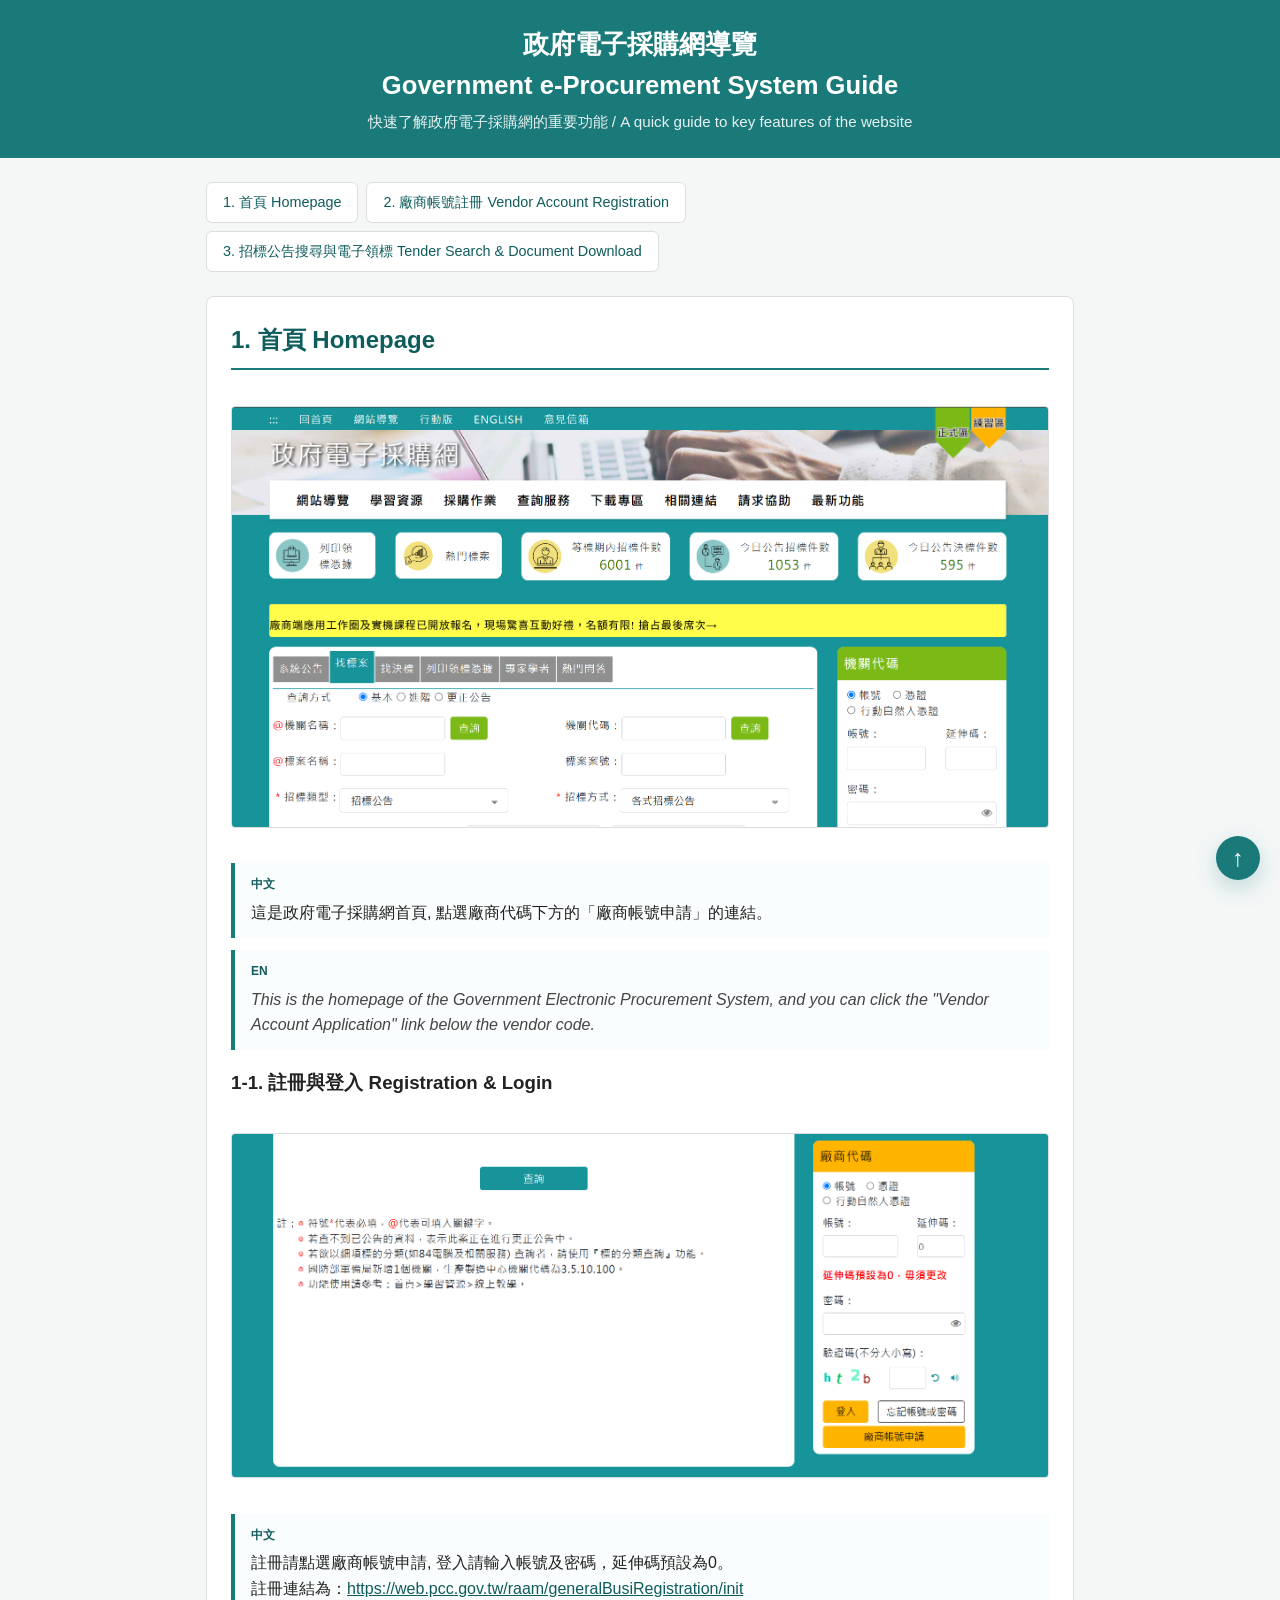
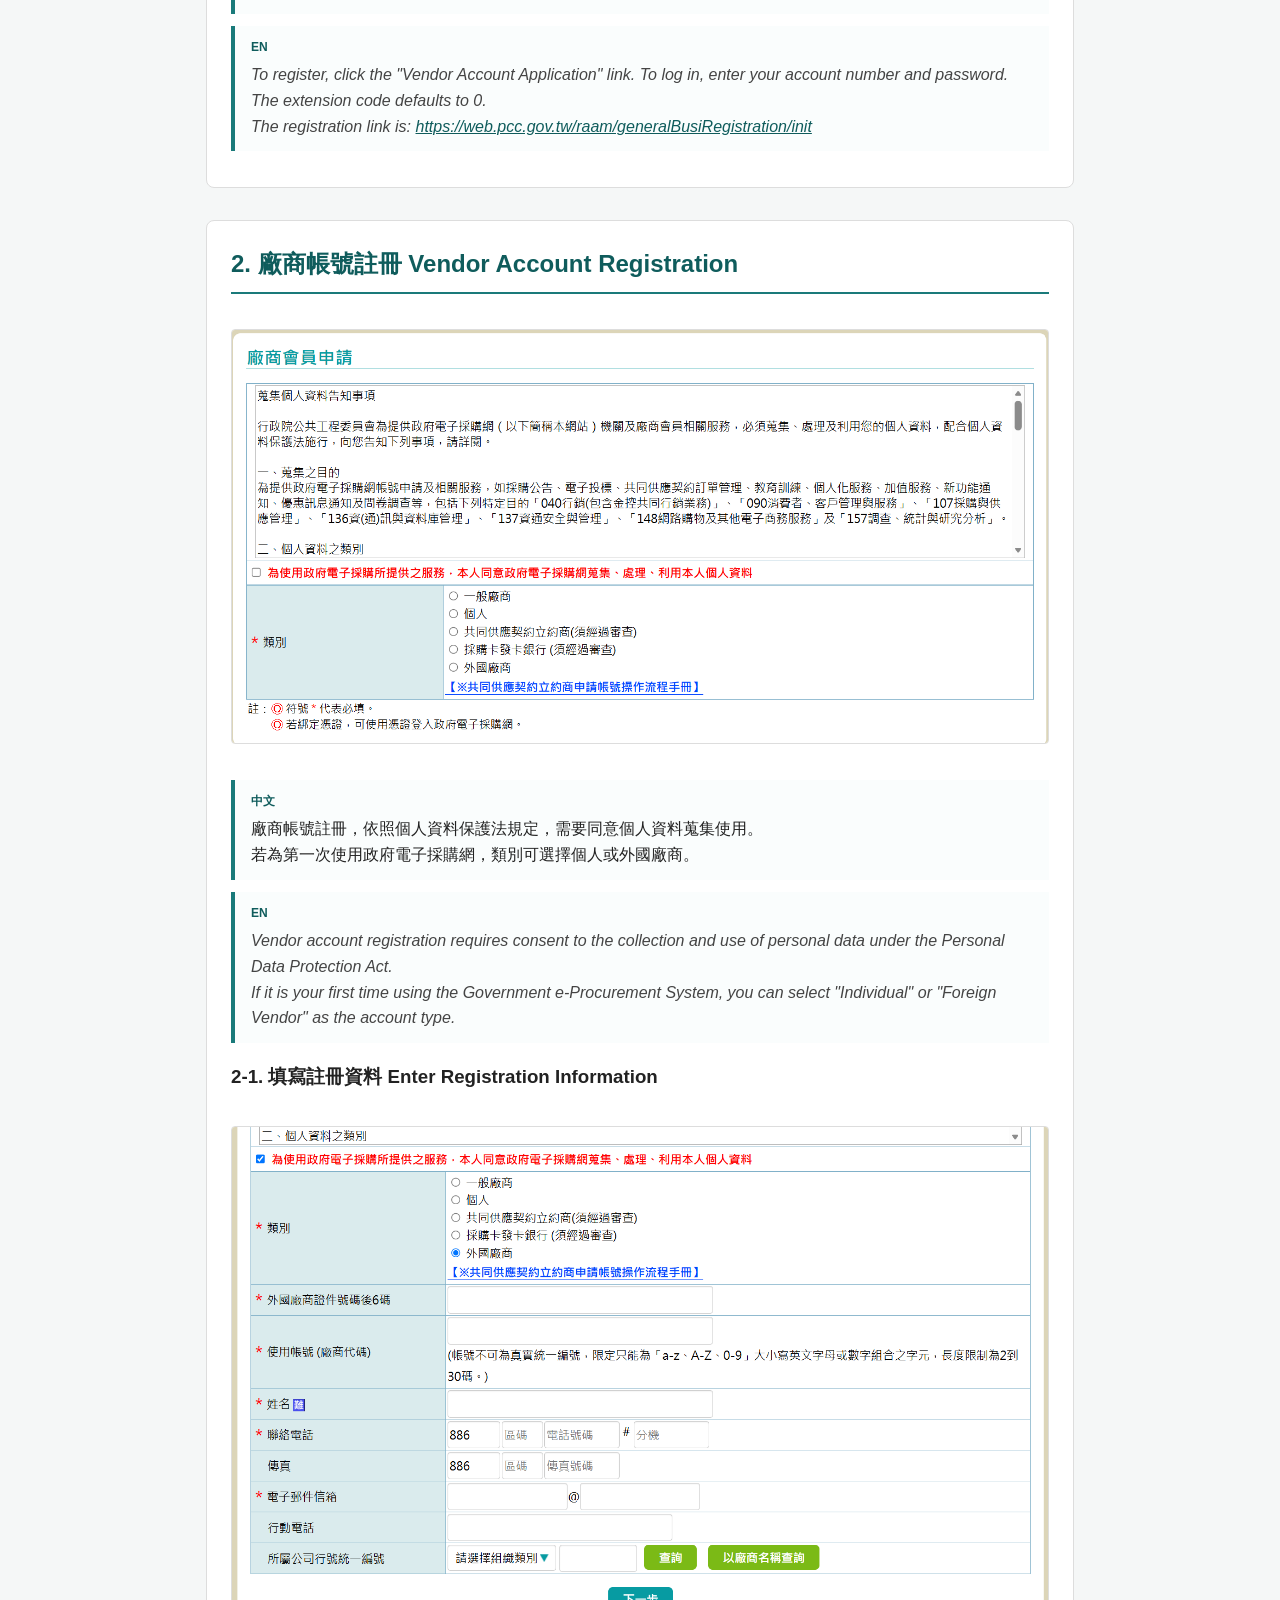
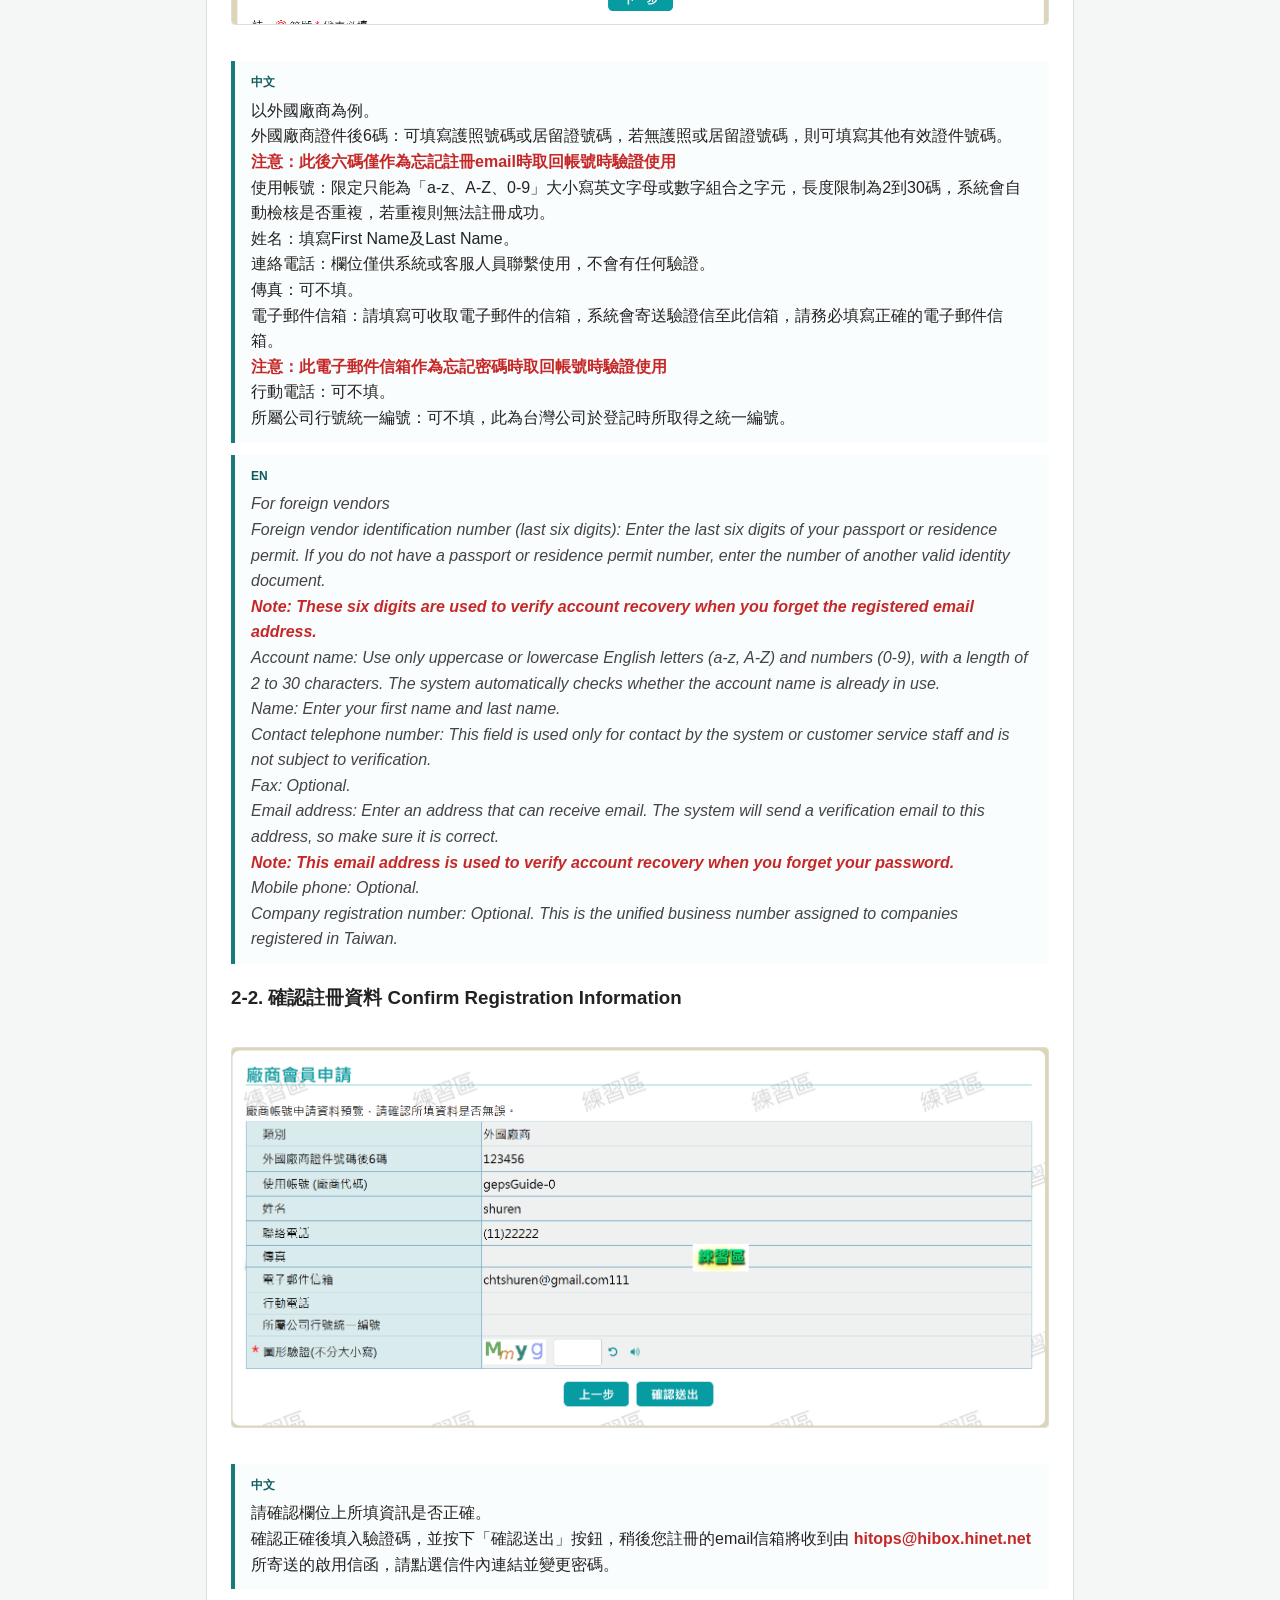
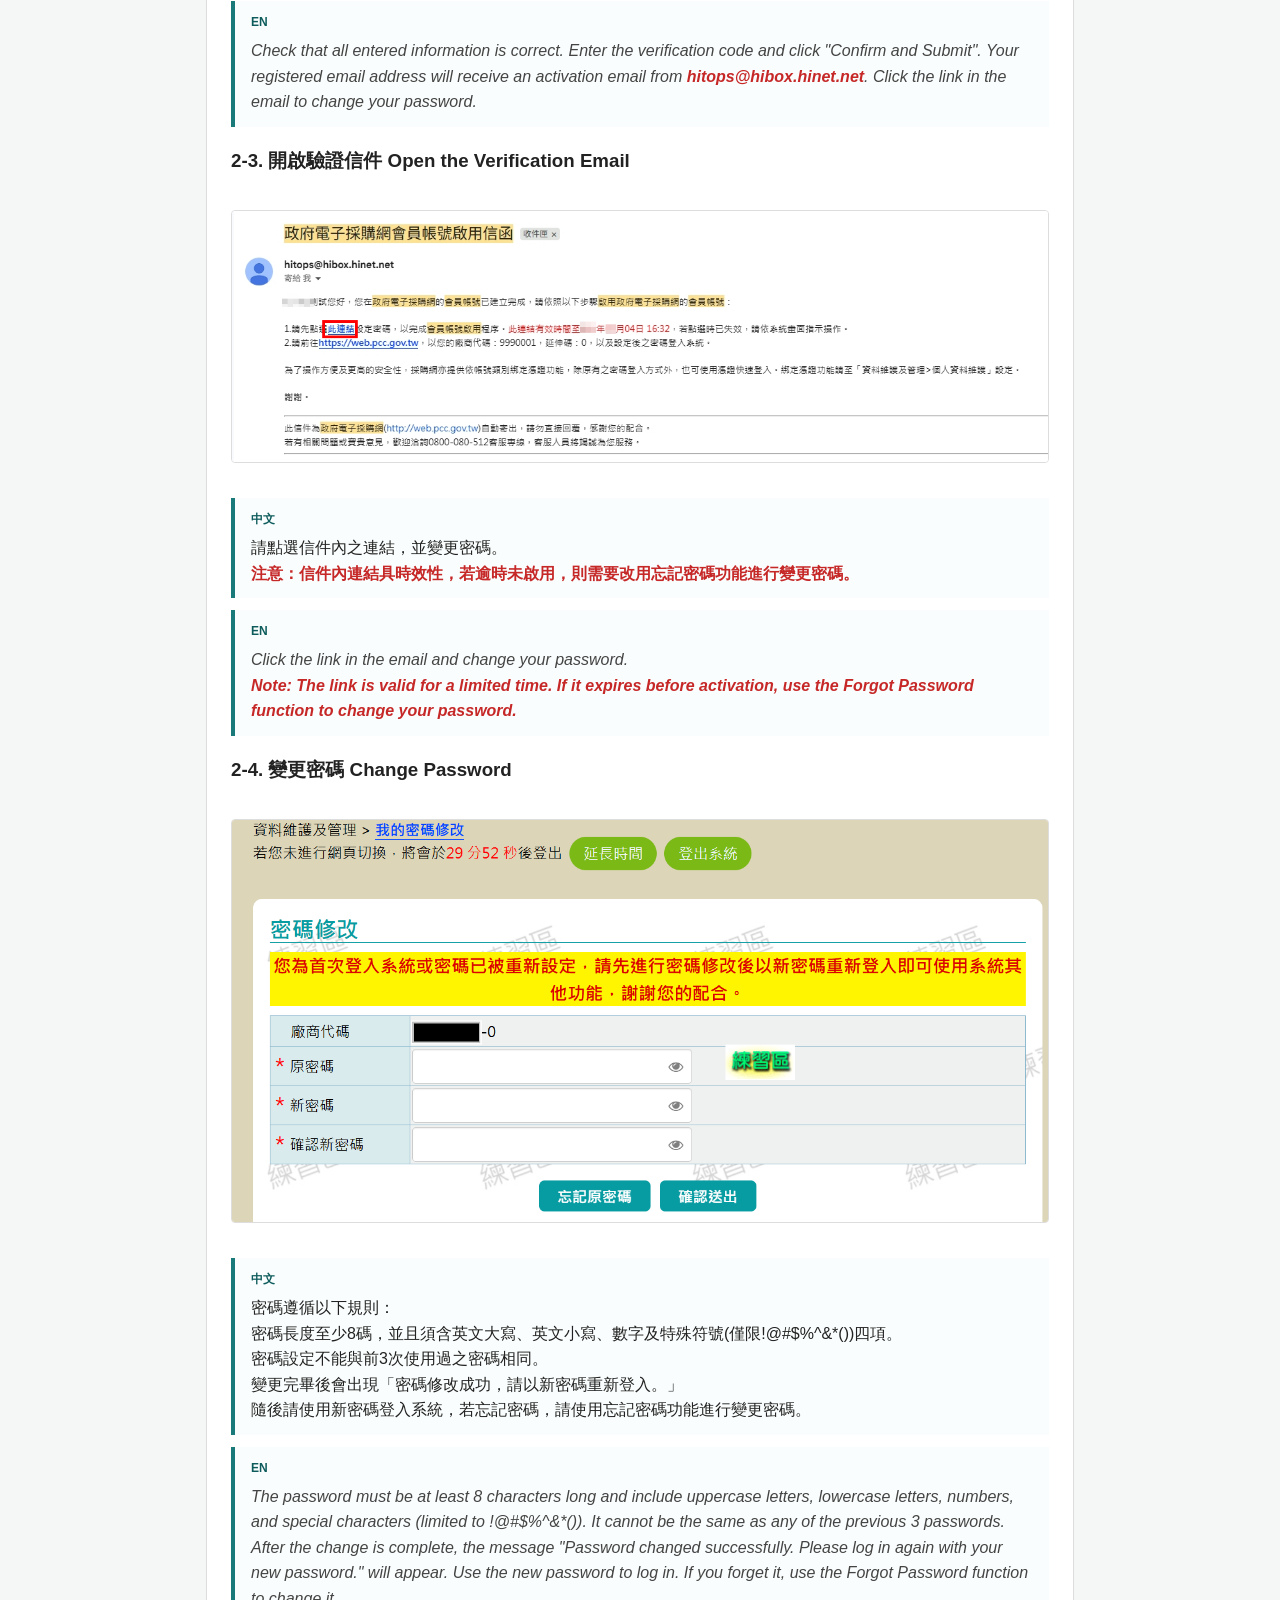
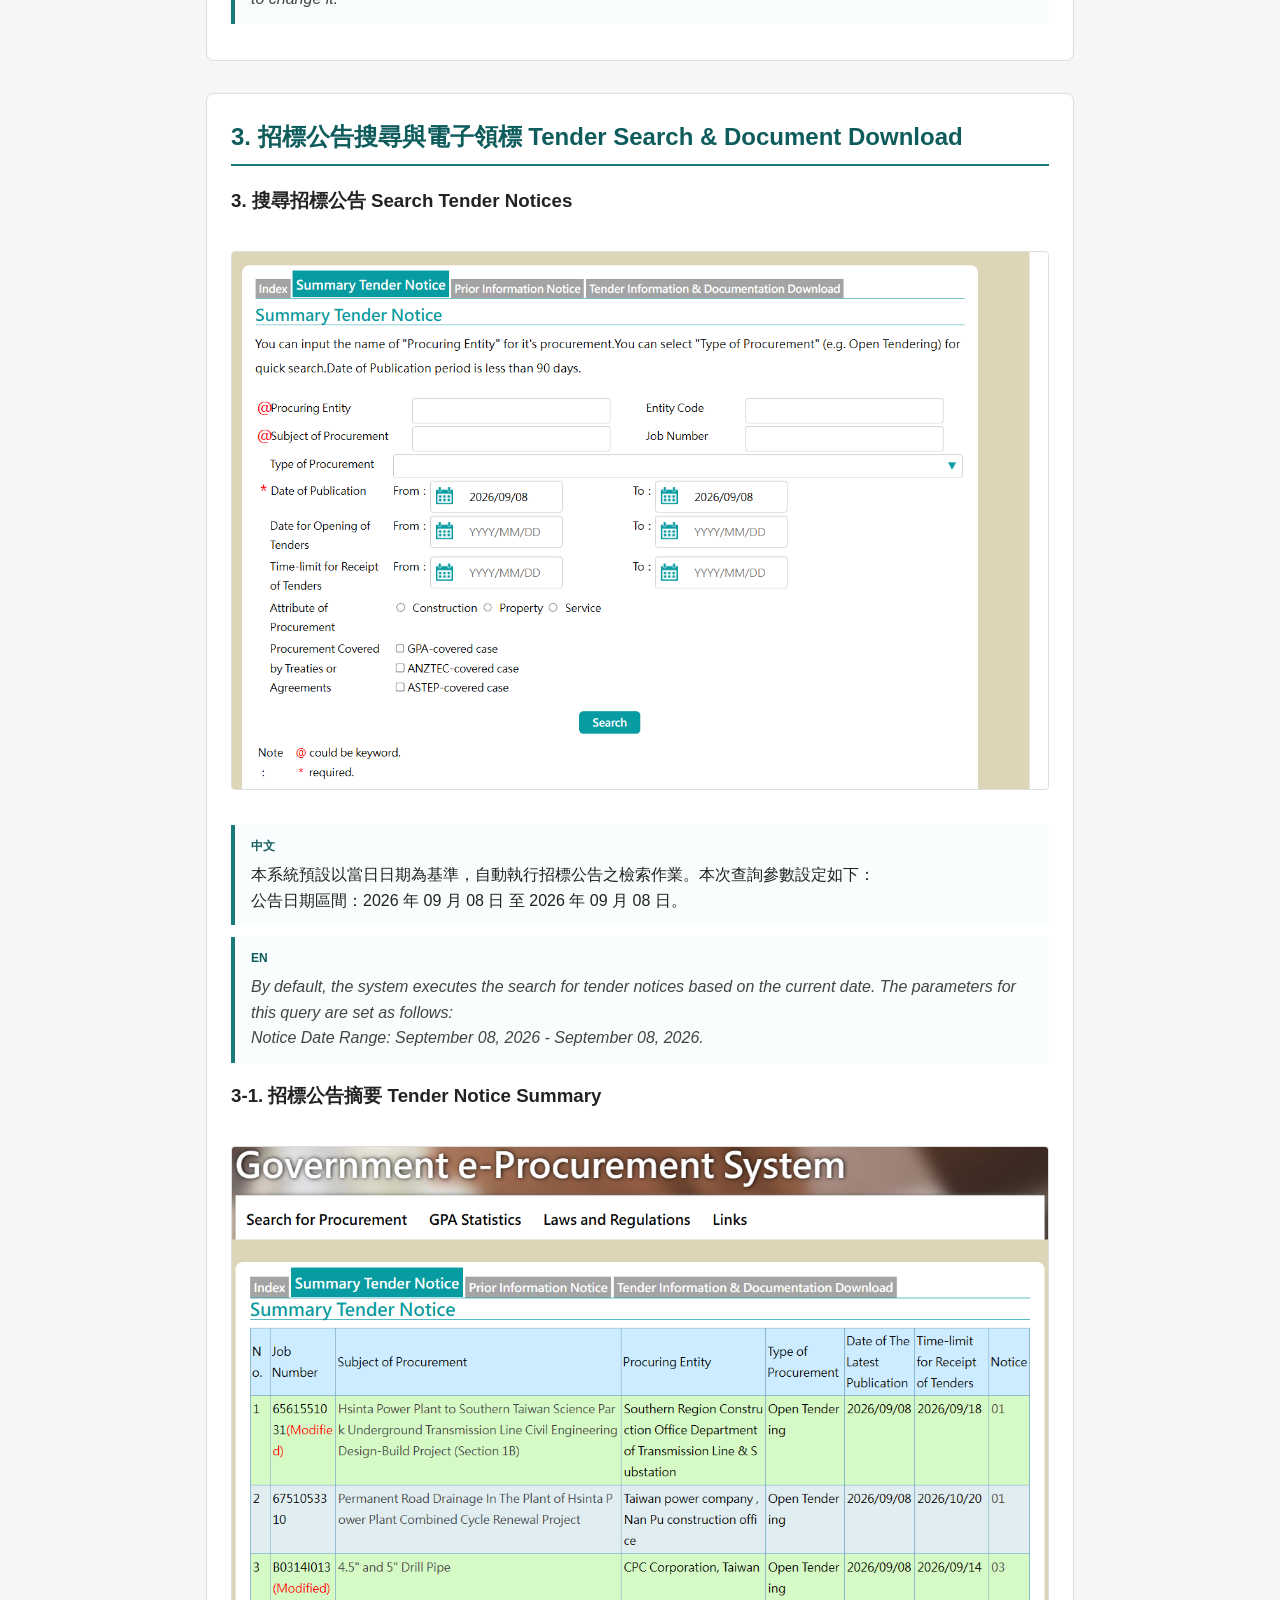
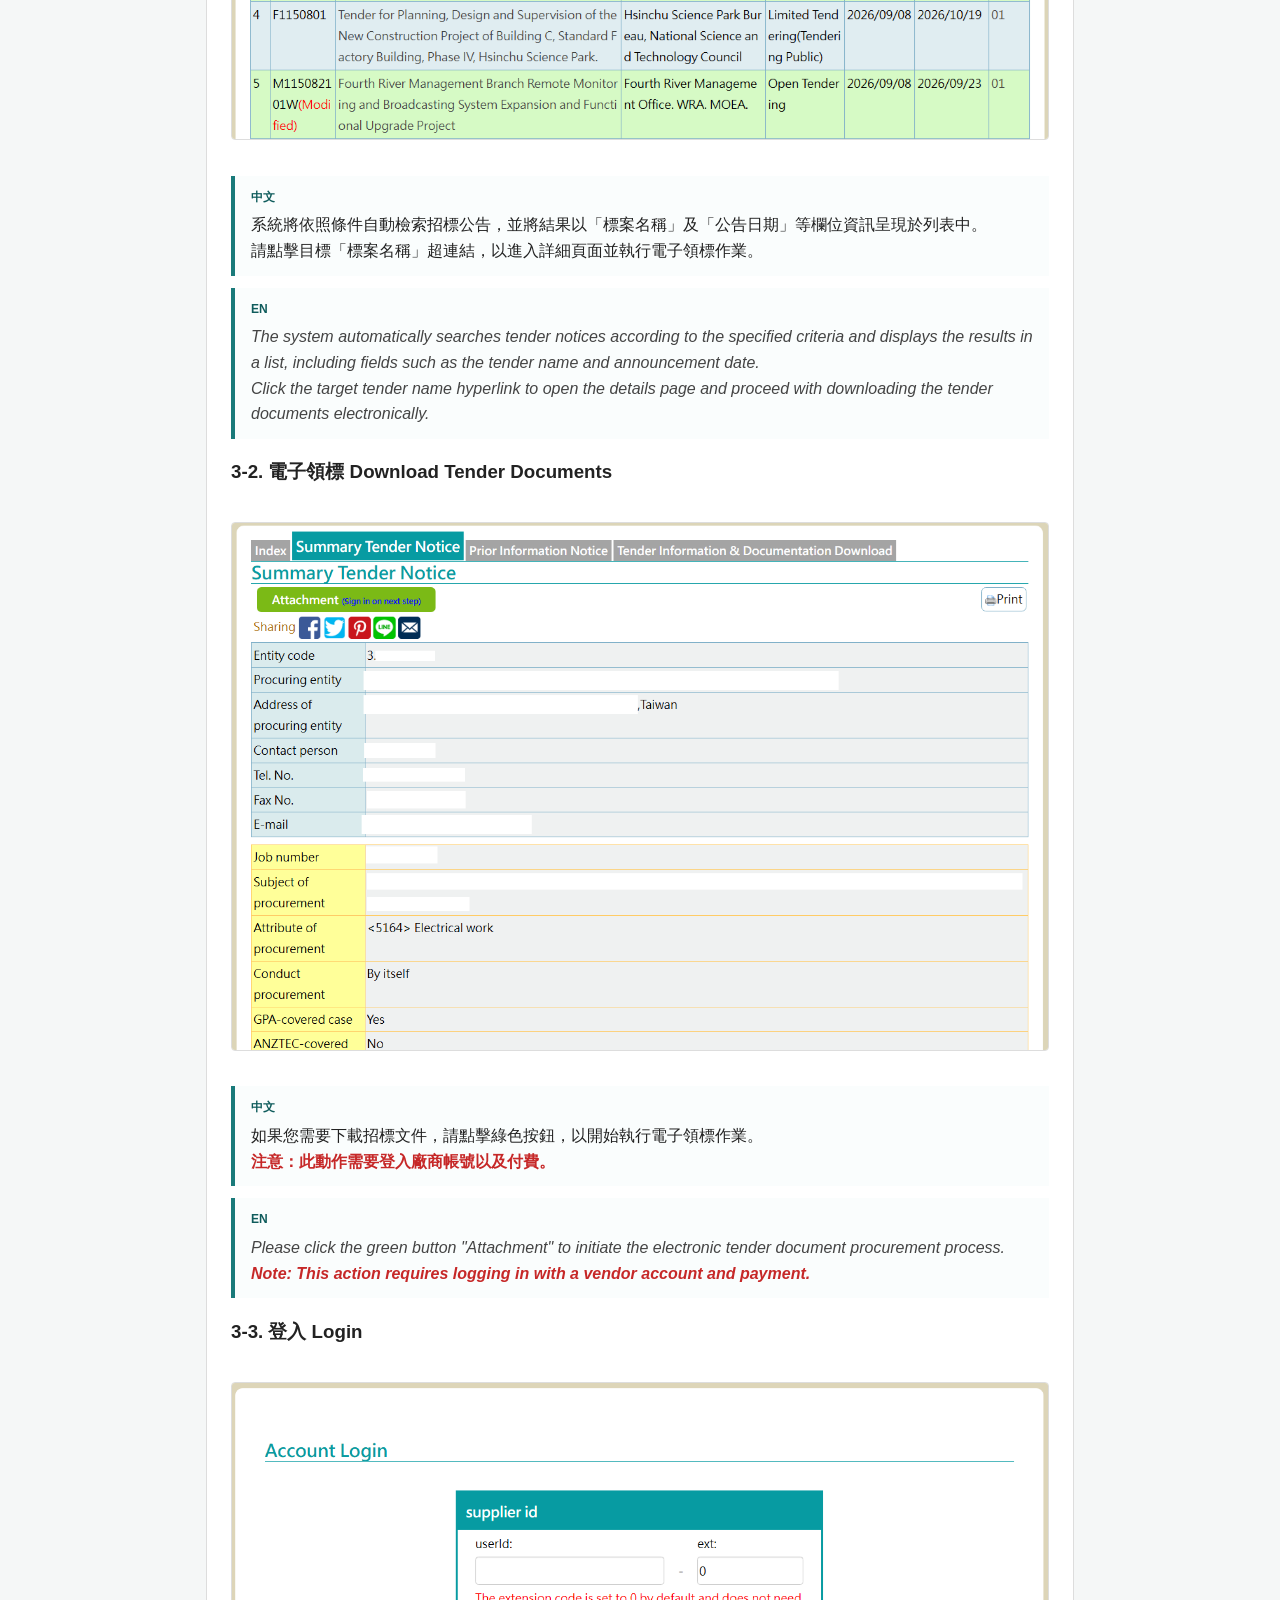
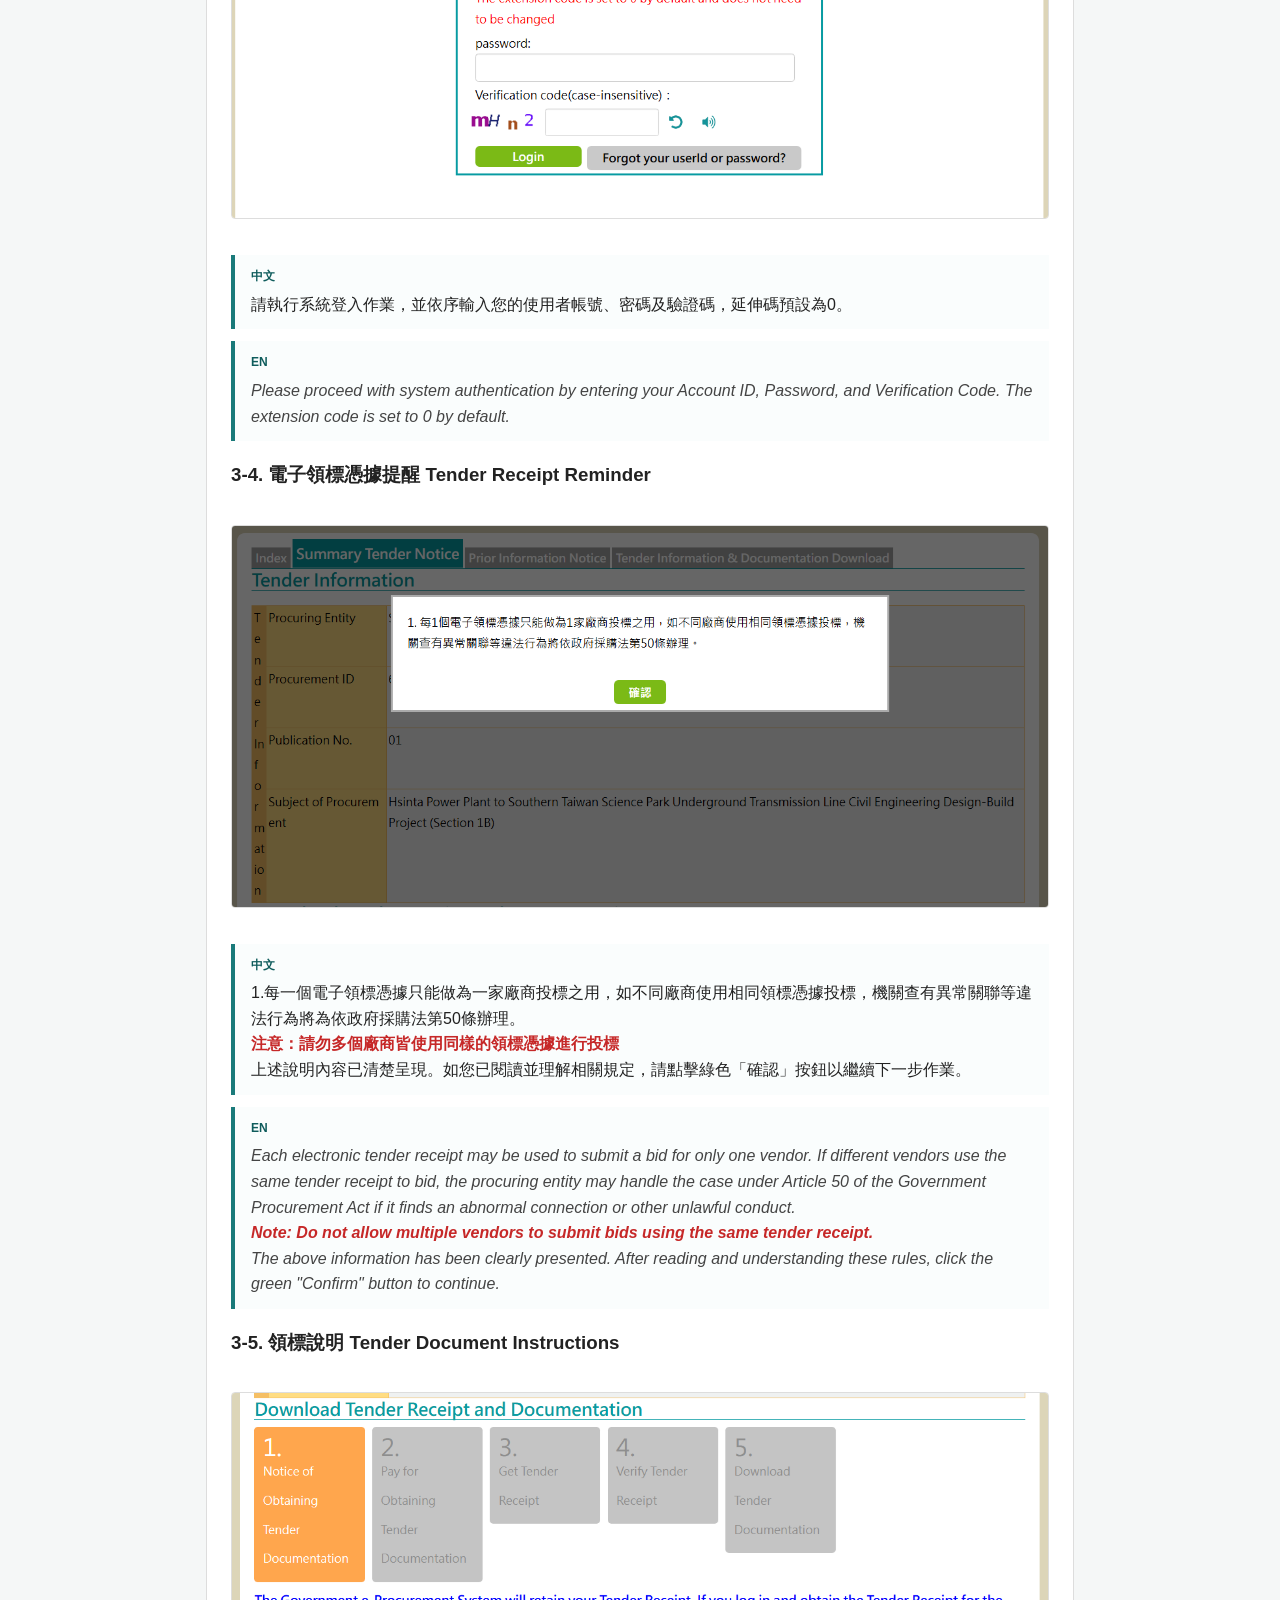
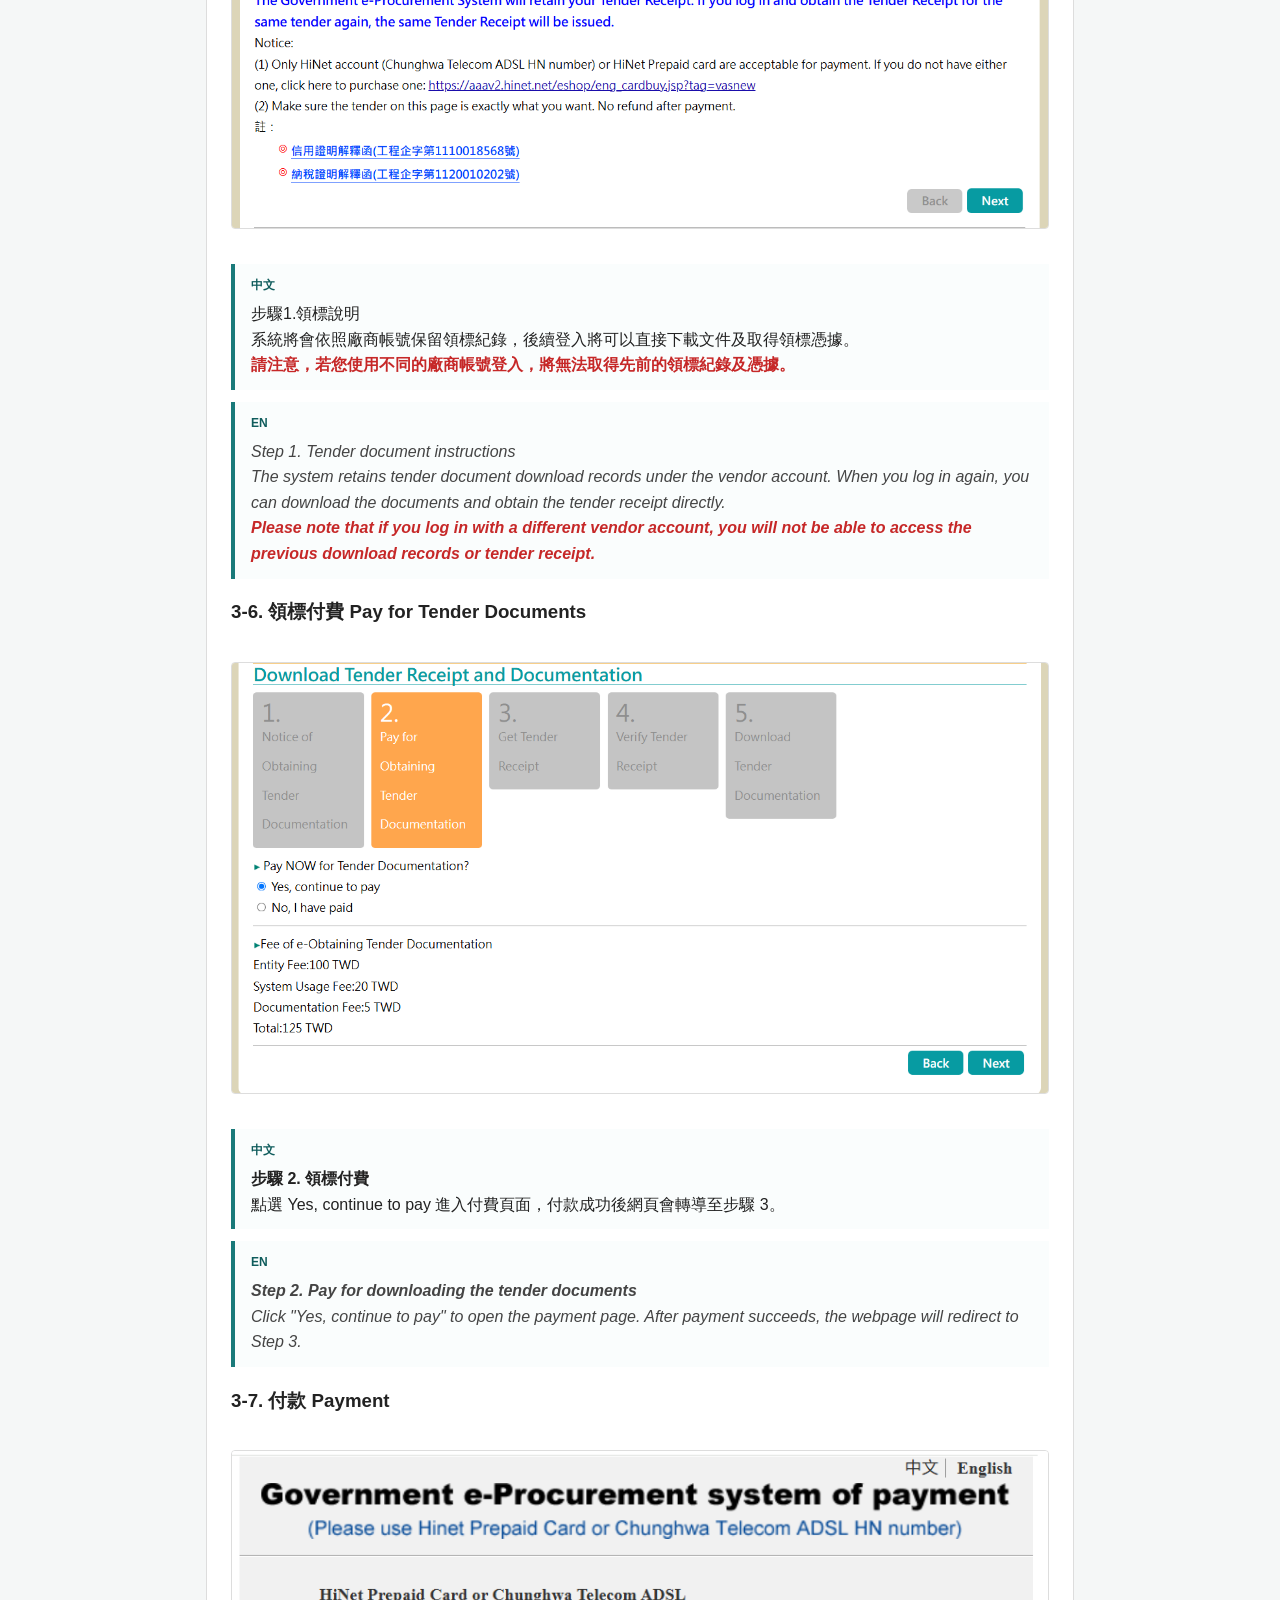
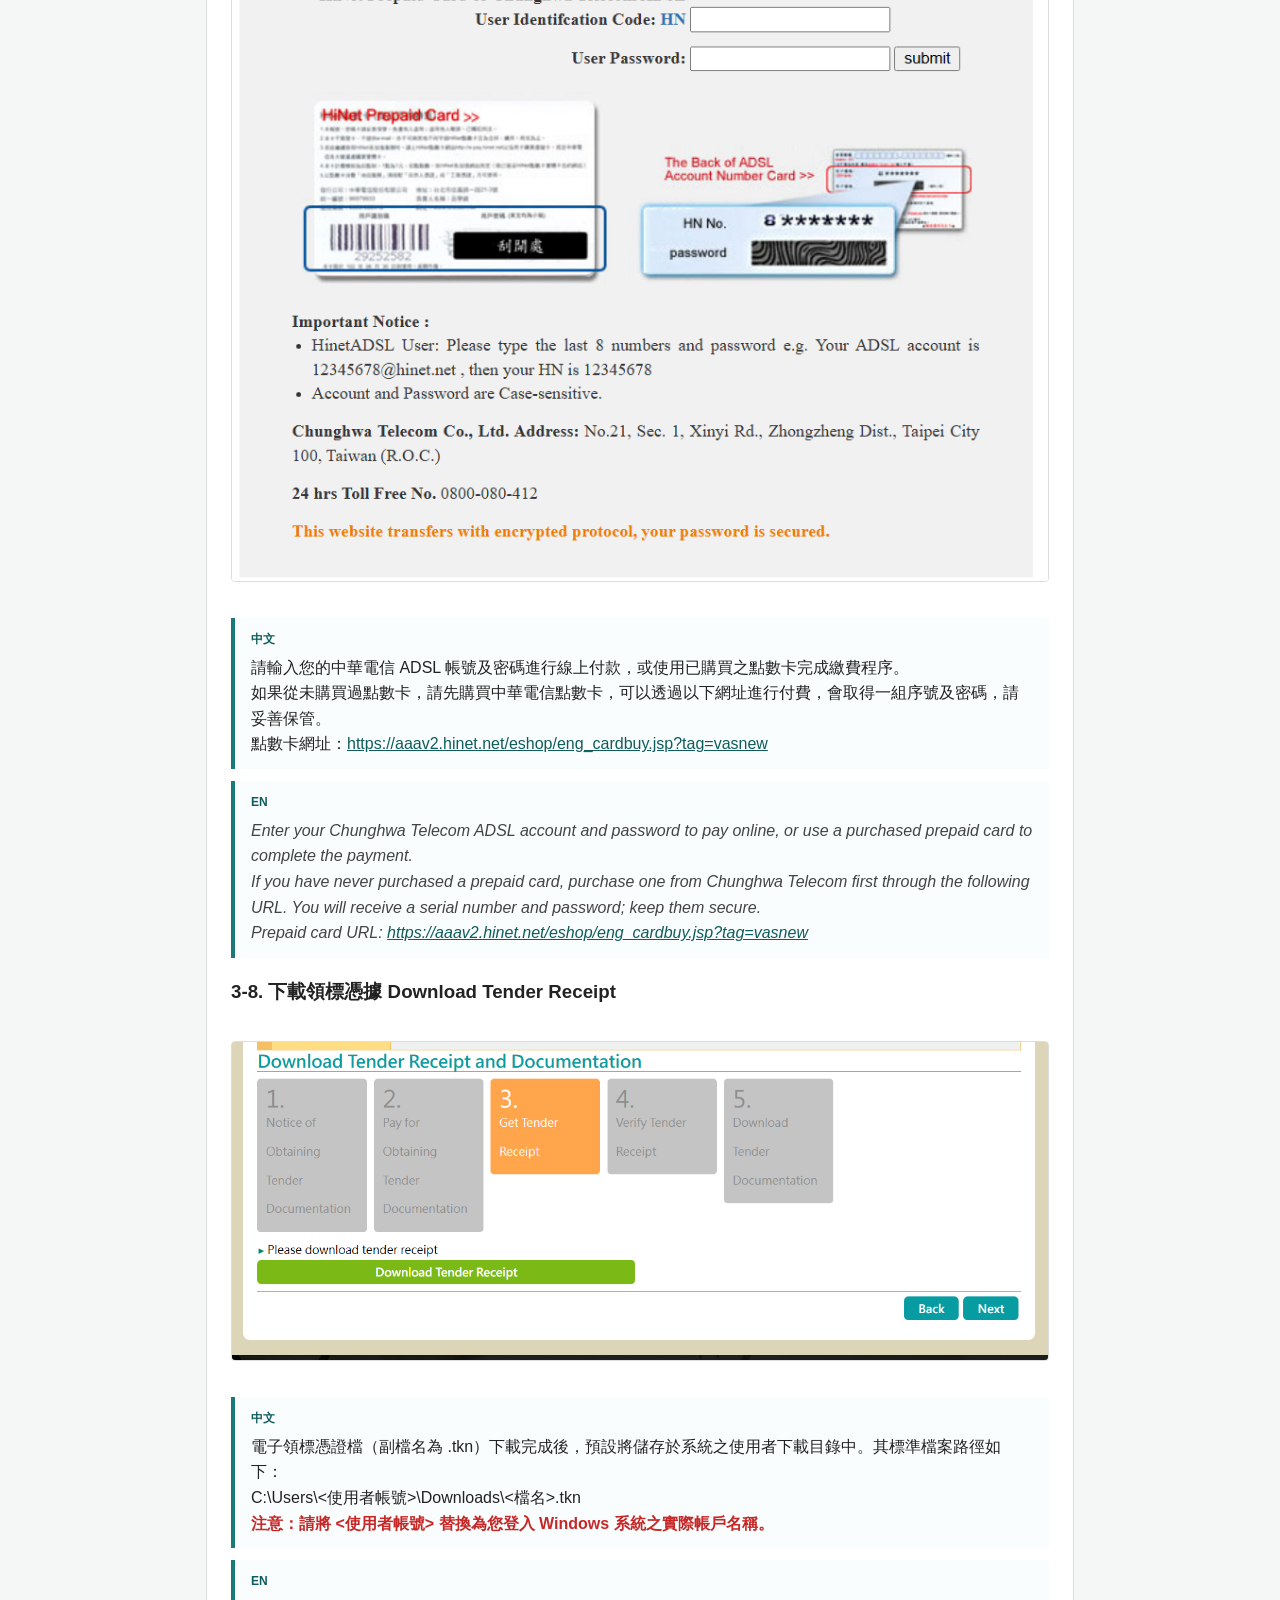
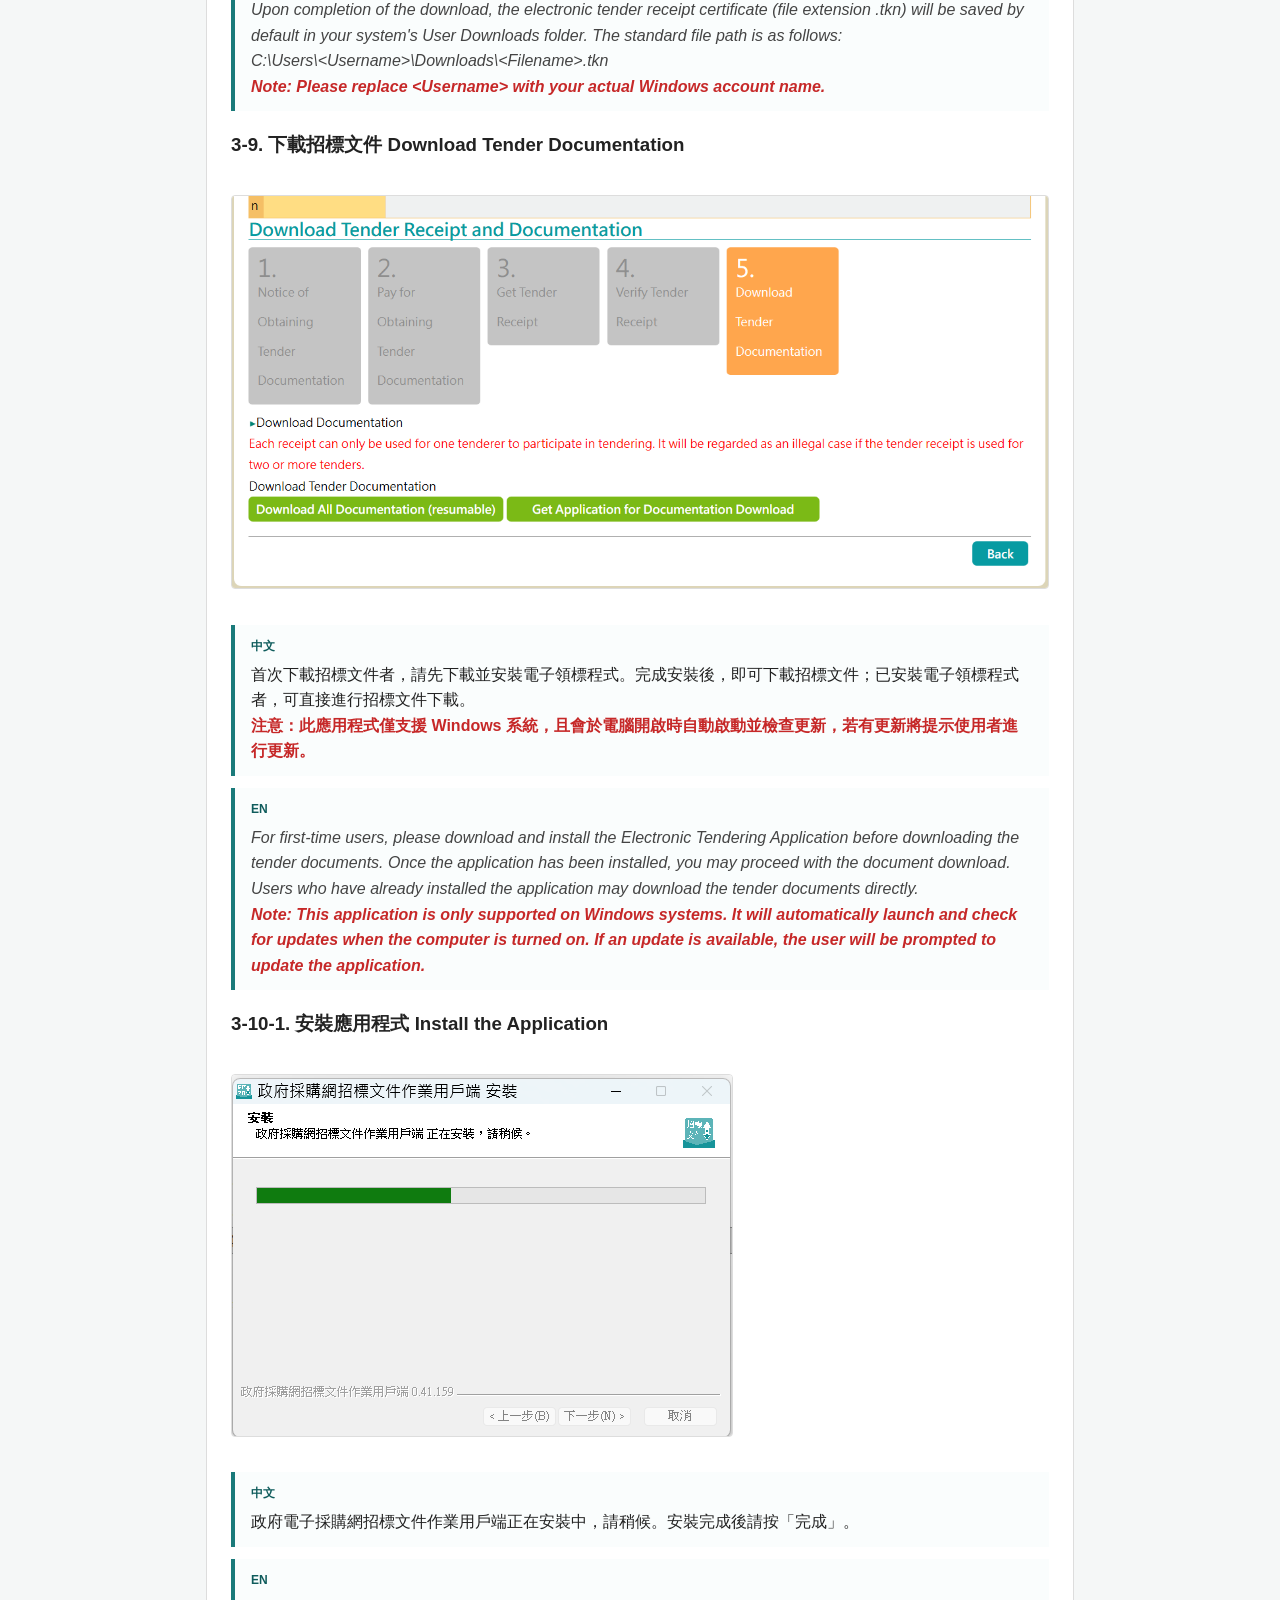
<file: index.html>
<!DOCTYPE html>
<html lang="zh-Hant">
<head>
<meta charset="UTF-8" />
<meta name="viewport" content="width=device-width, initial-scale=1.0" />
<title>政府電子採購網導覽 | Government e-Procurement Guide</title>
<link rel="stylesheet" href="styles.css" />
</head>
<body>
<a class="back-to-top" href="#top" aria-label="Back to top">↑</a>
<header class="site-header" id="top">
  <h1>政府電子採購網導覽 <br />Government e-Procurement System Guide</h1>
  <p>快速了解政府電子採購網的重要功能 / A quick guide to key features of the website</p>
</header>

<nav class="toc">
  <ul>
    <li><a href="#homepage">1. 首頁 Homepage</a></li>
    <li><a href="#register">2. 廠商帳號註冊 Vendor Account Registration</a></li>
    <li><a href="#tender-search">3. 招標公告搜尋與電子領標 Tender Search & Document Download</a></li>
  </ul>
</nav>

<main>
  <section class="feature" id="homepage">
    <h2>1. 首頁 Homepage</h2>
    <img src="images/1.HomePage.png" alt="政府電子採購網首頁 Government e-Procurement System Homepage" />
    <div class="desc-block zh">
      <span class="lang-tag">中文</span>這是政府電子採購網首頁, 點選廠商代碼下方的「廠商帳號申請」的連結。
    </div>
    <div class="desc-block en">
      <span class="lang-tag">EN</span>This is the homepage of the Government Electronic Procurement System, and you can click the "Vendor Account Application" link below the vendor code.
    </div>

    <h3>1-1. 註冊與登入 Registration & Login</h3>
    <img src="images/1-1.HomePage-VenderLogin.png" alt="政府電子採購網首頁註冊與登入補充畫面 Homepage registration and login details" />
    <div class="desc-block zh">
      <span class="lang-tag">中文</span>註冊請點選廠商帳號申請, 登入請輸入帳號及密碼，延伸碼預設為0。<br />註冊連結為：<a href="https://web.pcc.gov.tw/raam/generalBusiRegistration/init" target="_blank" rel="noopener noreferrer">https://web.pcc.gov.tw/raam/generalBusiRegistration/init</a>
    </div>
    <div class="desc-block en">
      <span class="lang-tag">EN</span>To register, click the "Vendor Account Application" link. To log in, enter your account number and password. The extension code defaults to 0.<br />The registration link is: <a href="https://web.pcc.gov.tw/raam/generalBusiRegistration/init" target="_blank" rel="noopener noreferrer">https://web.pcc.gov.tw/raam/generalBusiRegistration/init</a>
    </div>
  </section>

  <section class="feature" id="register">
    <h2>2. 廠商帳號註冊 Vendor Account Registration</h2>
    <img src="images/2.Rigister.png" alt="政府電子採購網廠商帳號註冊畫面 Vendor account registration page" />
    <div class="desc-block zh">
      <span class="lang-tag">中文</span>廠商帳號註冊，依照個人資料保護法規定，需要同意個人資料蒐集使用。<br />若為第一次使用政府電子採購網，類別可選擇個人或外國廠商。
    </div>
    <div class="desc-block en">
      <span class="lang-tag">EN</span>Vendor account registration requires consent to the collection and use of personal data under the Personal Data Protection Act.<br />If it is your first time using the Government e-Procurement System, you can select "Individual" or "Foreign Vendor" as the account type.
    </div>

    <h3>2-1. 填寫註冊資料 Enter Registration Information</h3>
    <img src="images/2-1.Rigister-RegisterInfo.png" alt="政府電子採購網填寫註冊資料畫面 Registration information form" />
    <div class="desc-block zh">
      <span class="lang-tag">中文</span>以外國廠商為例。<br />外國廠商證件後6碼：可填寫護照號碼或居留證號碼，若無護照或居留證號碼，則可填寫其他有效證件號碼。<br /><strong class="emphasis-red">注意：此後六碼僅作為忘記註冊email時取回帳號時驗證使用</strong><br />使用帳號：限定只能為「a-z、A-Z、0-9」大小寫英文字母或數字組合之字元，長度限制為2到30碼，系統會自動檢核是否重複，若重複則無法註冊成功。<br />姓名：填寫First Name及Last Name。<br />連絡電話：欄位僅供系統或客服人員聯繫使用，不會有任何驗證。<br />傳真：可不填。<br />電子郵件信箱：請填寫可收取電子郵件的信箱，系統會寄送驗證信至此信箱，請務必填寫正確的電子郵件信箱。<br /><strong class="emphasis-red">注意：此電子郵件信箱作為忘記密碼時取回帳號時驗證使用</strong><br />行動電話：可不填。<br />所屬公司行號統一編號：可不填，此為台灣公司於登記時所取得之統一編號。
    </div>
    <div class="desc-block en">
      <span class="lang-tag">EN</span>For foreign vendors<br />Foreign vendor identification number (last six digits): Enter the last six digits of your passport or residence permit. If you do not have a passport or residence permit number, enter the number of another valid identity document.<br /><strong class="emphasis-red">Note: These six digits are used to verify account recovery when you forget the registered email address.</strong><br />Account name: Use only uppercase or lowercase English letters (a-z, A-Z) and numbers (0-9), with a length of 2 to 30 characters. The system automatically checks whether the account name is already in use.<br />Name: Enter your first name and last name.<br />Contact telephone number: This field is used only for contact by the system or customer service staff and is not subject to verification.<br />Fax: Optional.<br />Email address: Enter an address that can receive email. The system will send a verification email to this address, so make sure it is correct.<br /><strong class="emphasis-red">Note: This email address is used to verify account recovery when you forget your password.</strong><br />Mobile phone: Optional.<br />Company registration number: Optional. This is the unified business number assigned to companies registered in Taiwan.
    </div>

    <h3>2-2. 確認註冊資料 Confirm Registration Information</h3>
    <img src="images/2-2.Rigister-RegisterConfirm.png" alt="政府電子採購網確認註冊資料畫面 Confirm registration information" />
    <div class="desc-block zh">
      <span class="lang-tag">中文</span>請確認欄位上所填資訊是否正確。<br />確認正確後填入驗證碼，並按下「確認送出」按鈕，稍後您註冊的email信箱將收到由 <strong class="emphasis-red">hitops@hibox.hinet.net</strong> 所寄送的啟用信函，請點選信件內連結並變更密碼。
    </div>
    <div class="desc-block en">
      <span class="lang-tag">EN</span>Check that all entered information is correct. Enter the verification code and click "Confirm and Submit". Your registered email address will receive an activation email from <strong class="emphasis-red">hitops@hibox.hinet.net</strong>. Click the link in the email to change your password.
    </div>

    <h3>2-3. 開啟驗證信件 Open the Verification Email</h3>
    <img src="images/2-3.Rigister-RegisterEmail.png" alt="政府電子採購網驗證信件畫面 Verification email" />
    <div class="desc-block zh">
      <span class="lang-tag">中文</span>請點選信件內之連結，並變更密碼。<br /><strong class="emphasis-red">注意：信件內連結具時效性，若逾時未啟用，則需要改用忘記密碼功能進行變更密碼。</strong>
    </div>
    <div class="desc-block en">
      <span class="lang-tag">EN</span>Click the link in the email and change your password.<br /><strong class="emphasis-red">Note: The link is valid for a limited time. If it expires before activation, use the Forgot Password function to change your password.</strong>
    </div>

    <h3>2-4. 變更密碼 Change Password</h3>
    <img src="images/2-4.Rigister-RegisterChangePass.png" alt="政府電子採購網變更密碼畫面 Change password" />
    <div class="desc-block zh">
      <span class="lang-tag">中文</span>密碼遵循以下規則：<br />密碼長度至少8碼，並且須含英文大寫、英文小寫、數字及特殊符號(僅限!@#$%^&amp;*())四項。<br />密碼設定不能與前3次使用過之密碼相同。<br />變更完畢後會出現「密碼修改成功，請以新密碼重新登入。」<br />隨後請使用新密碼登入系統，若忘記密碼，請使用忘記密碼功能進行變更密碼。
    </div>
    <div class="desc-block en">
      <span class="lang-tag">EN</span>The password must be at least 8 characters long and include uppercase letters, lowercase letters, numbers, and special characters (limited to !@#$%^&amp;*()). It cannot be the same as any of the previous 3 passwords.<br />After the change is complete, the message "Password changed successfully. Please log in again with your new password." will appear. Use the new password to log in. If you forget it, use the Forgot Password function to change it.
    </div>
  </section>

  <section class="feature" id="tender-search">
    <h2>3. 招標公告搜尋與電子領標 Tender Search &amp; Document Download</h2>

    <h3>3. 搜尋招標公告 Search Tender Notices</h3>
    <img src="images/3.Search_Summary_Tender_Notice.png" alt="政府電子採購網搜尋招標公告畫面 Search tender notices" />
    <div class="desc-block zh">
      <span class="lang-tag">中文</span>本系統預設以當日日期為基準，自動執行招標公告之檢索作業。本次查詢參數設定如下：<br />公告日期區間：2026 年 09 月 08 日 至 2026 年 09 月 08 日。
    </div>
    <div class="desc-block en">
      <span class="lang-tag">EN</span>By default, the system executes the search for tender notices based on the current date. The parameters for this query are set as follows:<br />Notice Date Range: September 08, 2026 - September 08, 2026.
    </div>

    <h3>3-1. 招標公告摘要 Tender Notice Summary</h3>
    <img src="images/3-1.Summary_Tender_Notice.png" alt="政府電子採購網招標公告摘要畫面 Tender notice summary" />
    <div class="desc-block zh">
      <span class="lang-tag">中文</span>系統將依照條件自動檢索招標公告，並將結果以「標案名稱」及「公告日期」等欄位資訊呈現於列表中。<br />請點擊目標「標案名稱」超連結，以進入詳細頁面並執行電子領標作業。
    </div>
    <div class="desc-block en">
      <span class="lang-tag">EN</span>The system automatically searches tender notices according to the specified criteria and displays the results in a list, including fields such as the tender name and announcement date.<br />Click the target tender name hyperlink to open the details page and proceed with downloading the tender documents electronically.
    </div>

    <h3>3-2. 電子領標 Download Tender Documents</h3>
    <img src="images/3-2.Tender_Obtaining.png" alt="政府電子採購網電子領標畫面 Download tender documents" />
    <div class="desc-block zh">
      <span class="lang-tag">中文</span>如果您需要下載招標文件，請點擊綠色按鈕，以開始執行電子領標作業。<br /><strong class="emphasis-red">注意：此動作需要登入廠商帳號以及付費。</strong>
    </div>
    <div class="desc-block en">
      <span class="lang-tag">EN</span>Please click the green button "Attachment" to initiate the electronic tender document procurement process.<br /><strong class="emphasis-red">Note: This action requires logging in with a vendor account and payment.</strong>
    </div>

    <h3>3-3. 登入 Login</h3>
    <img src="images/3-3.Login.png" alt="政府電子採購網登入畫面 Login" />
    <div class="desc-block zh">
      <span class="lang-tag">中文</span>請執行系統登入作業，並依序輸入您的使用者帳號、密碼及驗證碼，延伸碼預設為0。
    </div>
    <div class="desc-block en">
      <span class="lang-tag">EN</span>Please proceed with system authentication by entering your Account ID, Password, and Verification Code. The extension code is set to 0 by default.
    </div>

    <h3>3-4. 電子領標憑據提醒 Tender Receipt Reminder</h3>
    <img src="images/3-4.rmark.png" alt="政府電子採購網電子領標憑據提醒畫面 Tender receipt reminder" />
    <div class="desc-block zh">
      <span class="lang-tag">中文</span>1.每一個電子領標憑據只能做為一家廠商投標之用，如不同廠商使用相同領標憑據投標，機關查有異常關聯等違法行為將為依政府採購法第50條辦理。<br /><strong class="emphasis-red">注意：請勿多個廠商皆使用同樣的領標憑據進行投標</strong><br />上述說明內容已清楚呈現。如您已閱讀並理解相關規定，請點擊綠色「確認」按鈕以繼續下一步作業。
    </div>
    <div class="desc-block en">
      <span class="lang-tag">EN</span>Each electronic tender receipt may be used to submit a bid for only one vendor. If different vendors use the same tender receipt to bid, the procuring entity may handle the case under Article 50 of the Government Procurement Act if it finds an abnormal connection or other unlawful conduct.<br /><strong class="emphasis-red">Note: Do not allow multiple vendors to submit bids using the same tender receipt.</strong><br />The above information has been clearly presented. After reading and understanding these rules, click the green "Confirm" button to continue.
    </div>

    <h3>3-5. 領標說明 Tender Document Instructions</h3>
    <img src="images/3-5.Notice.png" alt="政府電子採購網領標說明畫面 Tender document instructions" />
    <div class="desc-block zh">
      <span class="lang-tag">中文</span>步驟1.領標說明<br />系統將會依照廠商帳號保留領標紀錄，後續登入將可以直接下載文件及取得領標憑據。<br /><strong class="emphasis-red">請注意，若您使用不同的廠商帳號登入，將無法取得先前的領標紀錄及憑據。</strong>
    </div>
    <div class="desc-block en">
      <span class="lang-tag">EN</span>Step 1. Tender document instructions<br />The system retains tender document download records under the vendor account. When you log in again, you can download the documents and obtain the tender receipt directly.<br /><strong class="emphasis-red">Please note that if you log in with a different vendor account, you will not be able to access the previous download records or tender receipt.</strong>
    </div>

    <h3>3-6. 領標付費 Pay for Tender Documents</h3>
    <img src="images/3-6.Pay_for_Obtaining.png" alt="政府電子採購網領標付費畫面 Pay for tender documents" />
    <div class="desc-block zh">
      <span class="lang-tag">中文</span><strong>步驟 2. 領標付費</strong><br />點選 Yes, continue to pay 進入付費頁面，付款成功後網頁會轉導至步驟 3。
    </div>
    <div class="desc-block en">
      <span class="lang-tag">EN</span><strong>Step 2. Pay for downloading the tender documents</strong><br />Click "Yes, continue to pay" to open the payment page. After payment succeeds, the webpage will redirect to Step 3.
    </div>

    <h3>3-7. 付款 Payment</h3>
    <img src="images/3-7.Payment.png" alt="政府電子採購網付款畫面 Payment" />
    <div class="desc-block zh">
      <span class="lang-tag">中文</span>請輸入您的中華電信 ADSL 帳號及密碼進行線上付款，或使用已購買之點數卡完成繳費程序。<br />如果從未購買過點數卡，請先購買中華電信點數卡，可以透過以下網址進行付費，會取得一組序號及密碼，請妥善保管。<br />點數卡網址：<a href="https://aaav2.hinet.net/eshop/eng_cardbuy.jsp?tag=vasnew" target="_blank" rel="noopener noreferrer">https://aaav2.hinet.net/eshop/eng_cardbuy.jsp?tag=vasnew</a>
    </div>
    <div class="desc-block en">
      <span class="lang-tag">EN</span>Enter your Chunghwa Telecom ADSL account and password to pay online, or use a purchased prepaid card to complete the payment.<br />If you have never purchased a prepaid card, purchase one from Chunghwa Telecom first through the following URL. You will receive a serial number and password; keep them secure.<br />Prepaid card URL: <a href="https://aaav2.hinet.net/eshop/eng_cardbuy.jsp?tag=vasnew" target="_blank" rel="noopener noreferrer">https://aaav2.hinet.net/eshop/eng_cardbuy.jsp?tag=vasnew</a>
    </div>

    <h3>3-8. 下載領標憑據 Download Tender Receipt</h3>
    <img src="images/3-8.Download_Receipt.png" alt="政府電子採購網下載領標憑據畫面 Download tender receipt" />
    <div class="desc-block zh">
      <span class="lang-tag">中文</span>電子領標憑證檔（副檔名為 .tkn）下載完成後，預設將儲存於系統之使用者下載目錄中。其標準檔案路徑如下：<br />C:\Users\&lt;使用者帳號&gt;\Downloads\&lt;檔名&gt;.tkn<br /><strong class="emphasis-red">注意：請將 &lt;使用者帳號&gt; 替換為您登入 Windows 系統之實際帳戶名稱。</strong>
    </div>
    <div class="desc-block en">
      <span class="lang-tag">EN</span>Upon completion of the download, the electronic tender receipt certificate (file extension .tkn) will be saved by default in your system's User Downloads folder. The standard file path is as follows:<br />C:\Users\&lt;Username&gt;\Downloads\&lt;Filename&gt;.tkn<br /><strong class="emphasis-red">Note: Please replace &lt;Username&gt; with your actual Windows account name.</strong>
    </div>

    <h3>3-9. 下載招標文件 Download Tender Documentation</h3>
    <img src="images/3-9.Download_Documentation.png" alt="政府電子採購網下載招標文件畫面 Download tender documentation" />
    <div class="desc-block zh">
      <span class="lang-tag">中文</span>首次下載招標文件者，請先下載並安裝電子領標程式。完成安裝後，即可下載招標文件；已安裝電子領標程式者，可直接進行招標文件下載。<br /><strong class="emphasis-red">注意：此應用程式僅支援 Windows 系統，且會於電腦開啟時自動啟動並檢查更新，若有更新將提示使用者進行更新。</strong>
    </div>
    <div class="desc-block en">
      <span class="lang-tag">EN</span>For first-time users, please download and install the Electronic Tendering Application before downloading the tender documents. Once the application has been installed, you may proceed with the document download. Users who have already installed the application may download the tender documents directly.<br /><strong class="emphasis-red">Note: This application is only supported on Windows systems. It will automatically launch and check for updates when the computer is turned on. If an update is available, the user will be prompted to update the application.</strong>
    </div>

    <h3>3-10-1. 安裝應用程式 Install the Application</h3>
    <img src="images/3-10-1.Install_Application.png" alt="政府電子採購網安裝應用程式畫面 Install the application" />
    <div class="desc-block zh">
      <span class="lang-tag">中文</span>政府電子採購網招標文件作業用戶端正在安裝中，請稍候。安裝完成後請按「完成」。
    </div>
    <div class="desc-block en">
      <span class="lang-tag">EN</span>The Government e-Procurement Tender Document Application Client is currently being installed. Please wait while the installation process is completed.
    </div>

    <h3>3-10-2. 完成安裝 Finish Installing the Application</h3>
    <img src="images/3-10-2.Finish_Install_Application.png" alt="政府電子採購網完成安裝畫面 Finish installing the application" />
    <div class="desc-block zh">
      <span class="lang-tag">中文</span>安裝政府採購網招標文件作業用戶端安裝完成，請按完成。
    </div>
    <div class="desc-block en">
      <span class="lang-tag">EN</span>The installation of the Government e-Procurement Tender Document Application Client has been completed successfully. Please click the "Finish" button to exit the setup wizard and proceed to the next step.
    </div>

    <h3>3-11. 下載全部文件 Download All Documentation</h3>
    <img src="images/3-11.Download_All_Documentation.png" alt="政府電子採購網下載全部文件畫面 Download all documentation" />
    <div class="desc-block zh">
      <span class="lang-tag">中文</span>點選「全部下載」，並詳閱相關規定及作業說明。
    </div>
    <div class="desc-block en">
      <span class="lang-tag">EN</span>Please click “Download All Document(resumable)” and carefully review the relevant requirements and operating instructions before proceeding with the subsequent steps.
    </div>

    <h3>3-12. 允許應用程式存取 Allow Application Access</h3>
    <img src="images/3-12.Apply.png" alt="政府電子採購網允許應用程式存取畫面 Allow application access" />
    <div class="desc-block zh">
      <span class="lang-tag">中文</span>請允許 web.pcc.gov.tw 存取所需之裝置功能、應用程式及相關服務權限，並同意開啟彈跳視窗。
    </div>
    <div class="desc-block en">
      <span class="lang-tag">EN</span>Please allow web.pcc.gov.tw to access the required device features, applications, and related services, and enable pop-up windows to ensure proper system functionality and the successful completion of subsequent operations.
    </div>

    <h3>3-13. 一般設定 General Settings</h3>
    <img src="images/3-13.General_Setting.png" alt="政府電子採購網一般設定畫面 General settings" />
    <div class="desc-block zh">
      <span class="lang-tag">中文</span>本頁提供標案基本資訊及招標文件存放目錄，請確認相關內容及文件儲存位置，以利後續下載、檢閱及使用。<br /><strong class="emphasis-red">如非必要請勿任意更動，系統將會檢查工作目錄是否已有其他檔案，還請確認目錄內容以避免覆蓋。</strong>
    </div>
    <div class="desc-block en">
      <span class="lang-tag">EN</span>This page provides the tender information and the directory for storing tender documents. Please verify the relevant details and document storage location for subsequent downloading, review, and use.<br /><strong class="emphasis-red">Please do not make any changes unless necessary. The system will check if there are other files in the working directory. Please confirm the directory contents to avoid overwriting files.</strong>
    </div>

    <h3>3-14. 招標文件下載 Tender Documentation Download</h3>
    <img src="images/3-14.Documentiation_Download.png" alt="政府電子採購網招標文件下載畫面 Tender documentation download" />
    <div class="desc-block zh">
      <span class="lang-tag">中文</span>本頁列示招標文件清單，您可選擇「全部下載」或依需求個別下載文件。黃色進度條顯示各文件之下載進度百分比，請確認所有文件下載完成後再進行後續作業。
    </div>
    <div class="desc-block en">
      <span class="lang-tag">EN</span>This page displays the list of tender documents. You may choose to download all documents at once or download individual files as needed. The yellow progress bar indicates the download completion percentage for each document. Please ensure all required documents have been downloaded successfully before proceeding to the next step.
    </div>

    <h3>3-15. 完成招標文件下載 Finish Downloading Documentation</h3>
    <img src="images/3-15.Finish_Documentiation_Download.png" alt="政府電子採購網完成招標文件下載畫面 Finish downloading documentation" />
    <div class="desc-block zh">
      <span class="lang-tag">中文</span>所有招標文件已下載完成。點選「下一步」以繼續後續作業。
    </div>
    <div class="desc-block en">
      <span class="lang-tag">EN</span>All tender documents have been downloaded successfully.Then click “Next” to proceed to the subsequent steps.
    </div>

    <h3>3-16. 無障礙功能 Accessibility</h3>
    <img src="images/3-16.Accessibility.png" alt="政府電子採購網無障礙功能畫面 Accessibility" />
    <div class="desc-block zh">
      <span class="lang-tag">中文</span>您可開啟索引檔瀏覽招標文件內容(3-17)，或驗證/列印電子領標憑據之內容(3-18)。
    </div>
    <div class="desc-block en">
      <span class="lang-tag">EN</span>You may open the index file to review the contents of the tender documents (3-17), or verify and print Tender Receipt to confirm the accuracy and validity of the tendering information (3-18).
    </div>

    <h3>3-17. 開啟索引檔 Open the Index File</h3>
    <img src="images/3-17.Open_Index_File.png" alt="政府電子採購網開啟索引檔畫面 Open the index file" />
    <div class="desc-block zh">
      <span class="lang-tag">中文</span>索引檔提供招標文件內容之目錄與連結，方便您快速查閱各項文件資料及相關資訊。
    </div>
    <div class="desc-block en">
      <span class="lang-tag">EN</span>The index file provides a directory and links to the tender document contents, enabling quick access to individual documents and related information.
    </div>

    <h3>3-18. 驗證領標憑據 Verify Tender Receipt</h3>
    <img src="images/3-18.Verify_Tender_Receipt.png" alt="政府電子採購網驗證領標憑據畫面 Verify tender receipt" />
    <div class="desc-block zh">
      <span class="lang-tag">中文</span>可以檢驗領標憑據，請上傳領標憑據檔案(副檔名為.tkn)，系統將自動進行驗證。
    </div>
    <div class="desc-block en">
      <span class="lang-tag">EN</span>You can verify a tender receipt by uploading the tender receipt file with the <code>.tkn</code> extension. The system will verify it automatically.
    </div>

    <h3>3-19. 瀏覽領標憑據 Browse Tender Receipt</h3>
    <img src="images/3-19.Browse_Tender_Receipt.png" alt="政府電子採購網瀏覽領標憑據畫面 Browse tender receipt" />
    <div class="desc-block zh">
      <span class="lang-tag">中文</span>上傳後會顯示所上傳的檔名，確認後系統將進行驗證。
    </div>
    <div class="desc-block en">
      <span class="lang-tag">EN</span>After uploading, the uploaded file name will be displayed. After you confirm it, the system will verify the file.
    </div>

    <h3>3-20. 領標憑據資訊 Tender Receipt Information</h3>
    <img src="images/3-20.Tender_Info.png" alt="政府電子採購網領標憑據資訊畫面 Tender receipt information" />
    <div class="desc-block zh">
      <span class="lang-tag">中文</span>此頁將顯示領標憑據資訊，若您有意願投標，招標機關可能會要求提供此畫面，以證明確實有進行領標作業。
    </div>
    <div class="desc-block en">
      <span class="lang-tag">EN</span>This page displays the tender receipt information. If you intend to bid, the tendering authority may request this screen to verify that the tender receipt process has been completed.
    </div>
  </section>
</main>

<footer>
  <p>政府電子採購網功能導覽 &middot; Government e-Procurement System Guide</p>
</footer>
</body>
</html>
</file>
<file: styles.css>
:root {
  --teal: #1a7a7a;
  --teal-dark: #0f5c5c;
  --bg: #f5f7f7;
  --text: #222;
  --card-bg: #fff;
  --border: #ddd;
}

* {
  box-sizing: border-box;
}

body {
  margin: 0;
  font-family: "Segoe UI", "Microsoft JhengHei", "PingFang TC", sans-serif;
  background: var(--bg);
  color: var(--text);
  line-height: 1.6;
}

header.site-header {
  background: var(--teal);
  color: #fff;
  padding: 1.5rem 1rem;
  text-align: center;
}

header.site-header h1 {
  margin: 0 0 0.25rem;
  font-size: 1.6rem;
}

header.site-header p {
  margin: 0;
  opacity: 0.9;
  font-size: 0.95rem;
}

nav.toc {
  max-width: 900px;
  margin: 1.5rem auto;
  padding: 0 1rem;
}

nav.toc ul {
  list-style: none;
  display: flex;
  flex-wrap: wrap;
  gap: 0.5rem;
  padding: 0;
  margin: 0;
}

nav.toc a {
  display: inline-block;
  padding: 0.5rem 1rem;
  background: var(--card-bg);
  border: 1px solid var(--border);
  border-radius: 6px;
  color: var(--teal-dark);
  text-decoration: none;
  font-size: 0.9rem;
}

nav.toc a:hover {
  background: var(--teal);
  color: #fff;
}

main {
  max-width: 900px;
  margin: 0 auto;
  padding: 0 1rem 3rem;
}

section.feature {
  background: var(--card-bg);
  border: 1px solid var(--border);
  border-radius: 8px;
  padding: 1.5rem;
  margin-bottom: 2rem;
}

section.feature h2 {
  color: var(--teal-dark);
  margin-top: 0;
  border-bottom: 2px solid var(--teal);
  padding-bottom: 0.5rem;
}

section.feature img {
  max-width: 100%;
  border: 1px solid var(--border);
  border-radius: 4px;
  margin: 1rem 0;
}

.desc-block {
  margin: 0.75rem 0;
  padding: 0.75rem 1rem;
  border-left: 4px solid var(--teal);
  background: #fafdfd;
}

.desc-block.zh {
  font-weight: 500;
}

.desc-block.en {
  color: #444;
  font-style: italic;
}

.desc-block .lang-tag {
  display: block;
  font-size: 0.75rem;
  font-weight: 700;
  font-style: normal;
  color: var(--teal-dark);
  margin-bottom: 0.35rem;
}

.emphasis-red {
  color: #c62828;
  font-weight: 700;
}

.desc-block a {
  color: var(--teal-dark);
  text-decoration: underline;
  word-break: break-word;
}

.desc-block a:hover {
  color: var(--teal);
}

.back-to-top {
  position: fixed;
  right: 1.25rem;
  bottom: 1.25rem;
  width: 2.75rem;
  height: 2.75rem;
  display: flex;
  align-items: center;
  justify-content: center;
  border-radius: 999px;
  background: var(--teal);
  color: #fff;
  text-decoration: none;
  font-size: 1.5rem;
  box-shadow: 0 8px 22px rgba(26, 122, 122, 0.25);
  z-index: 10;
}

.back-to-top:hover {
  background: var(--teal-dark);
}

footer {
  text-align: center;
  padding: 1.5rem 1rem;
  color: #777;
  font-size: 0.85rem;
}
</file>
